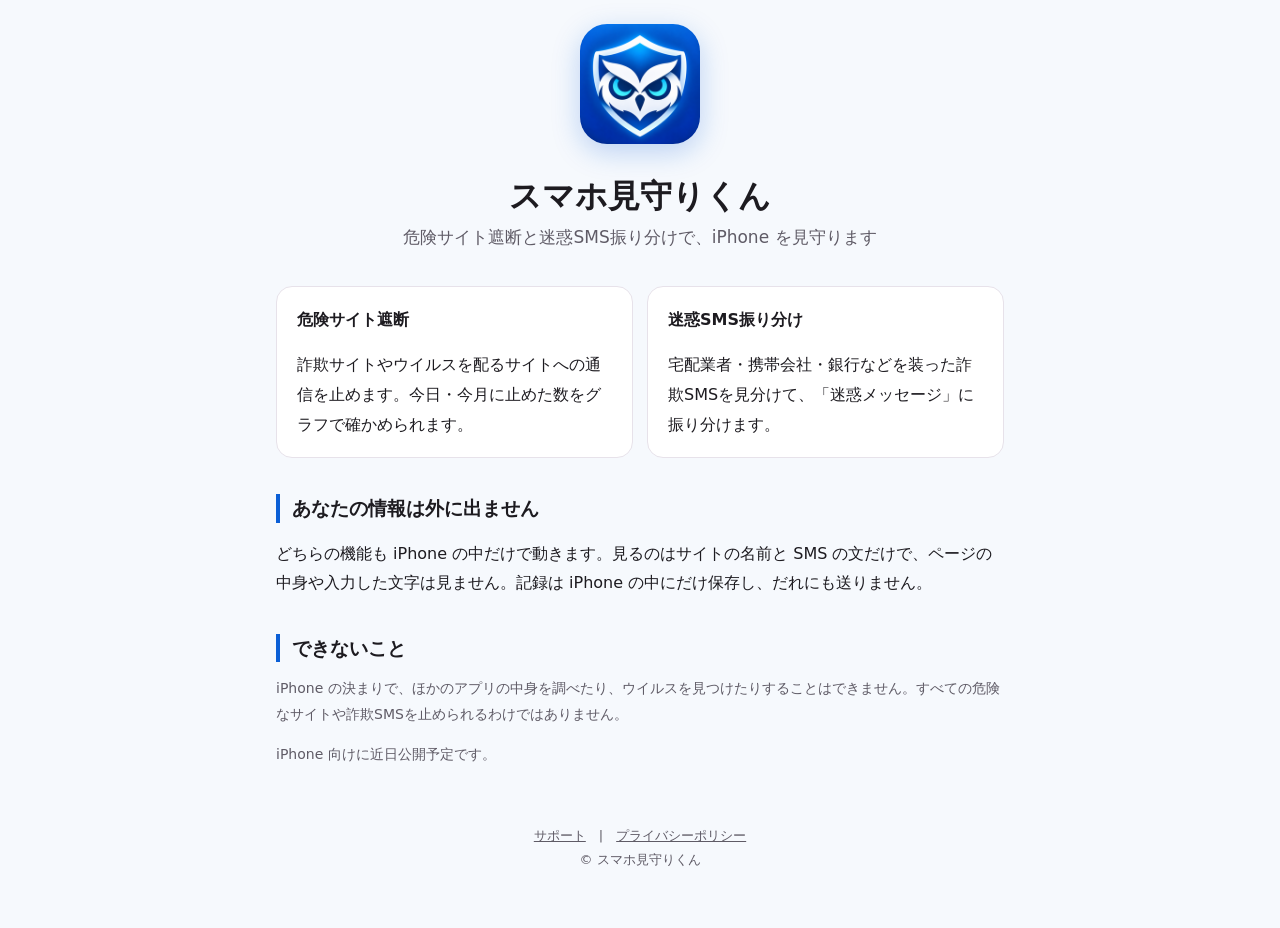
<file: index.html>
<!doctype html>
<html lang="ja">
<head>
<meta charset="utf-8">
<meta name="viewport" content="width=device-width, initial-scale=1">
<title>スマホ見守りくん</title>
<meta name="description" content="危険サイト遮断と迷惑SMS振り分けで、iPhone を見守るアプリ">
<link rel="icon" href="favicon.png">
<link rel="stylesheet" href="page.css">
</head>
<body>
<div class="wrap">
  <div class="hero">
    <img src="icon.png" alt="スマホ見守りくんのアイコン">
    <h1>スマホ見守りくん</h1>
    <p class="lead">危険サイト遮断と迷惑SMS振り分けで、iPhone を見守ります</p>
  </div>

  <div class="cards">
    <div class="box">
      <h3>危険サイト遮断</h3>
      <p>詐欺サイトやウイルスを配るサイトへの通信を止めます。今日・今月に止めた数をグラフで確かめられます。</p>
    </div>
    <div class="box">
      <h3>迷惑SMS振り分け</h3>
      <p>宅配業者・携帯会社・銀行などを装った詐欺SMSを見分けて、「迷惑メッセージ」に振り分けます。</p>
    </div>
  </div>

  <h2>あなたの情報は外に出ません</h2>
  <p>どちらの機能も iPhone の中だけで動きます。見るのはサイトの名前と SMS の文だけで、ページの中身や入力した文字は見ません。記録は iPhone の中にだけ保存し、だれにも送りません。</p>

  <h2>できないこと</h2>
  <p class="note">iPhone の決まりで、ほかのアプリの中身を調べたり、ウイルスを見つけたりすることはできません。すべての危険なサイトや詐欺SMSを止められるわけではありません。</p>

  <p class="note">iPhone 向けに近日公開予定です。</p>

  <footer><a href="support.html">サポート</a>　|　<a href="privacy.html">プライバシーポリシー</a><br>© スマホ見守りくん</footer>
</div>
</body>
</html>
</file>
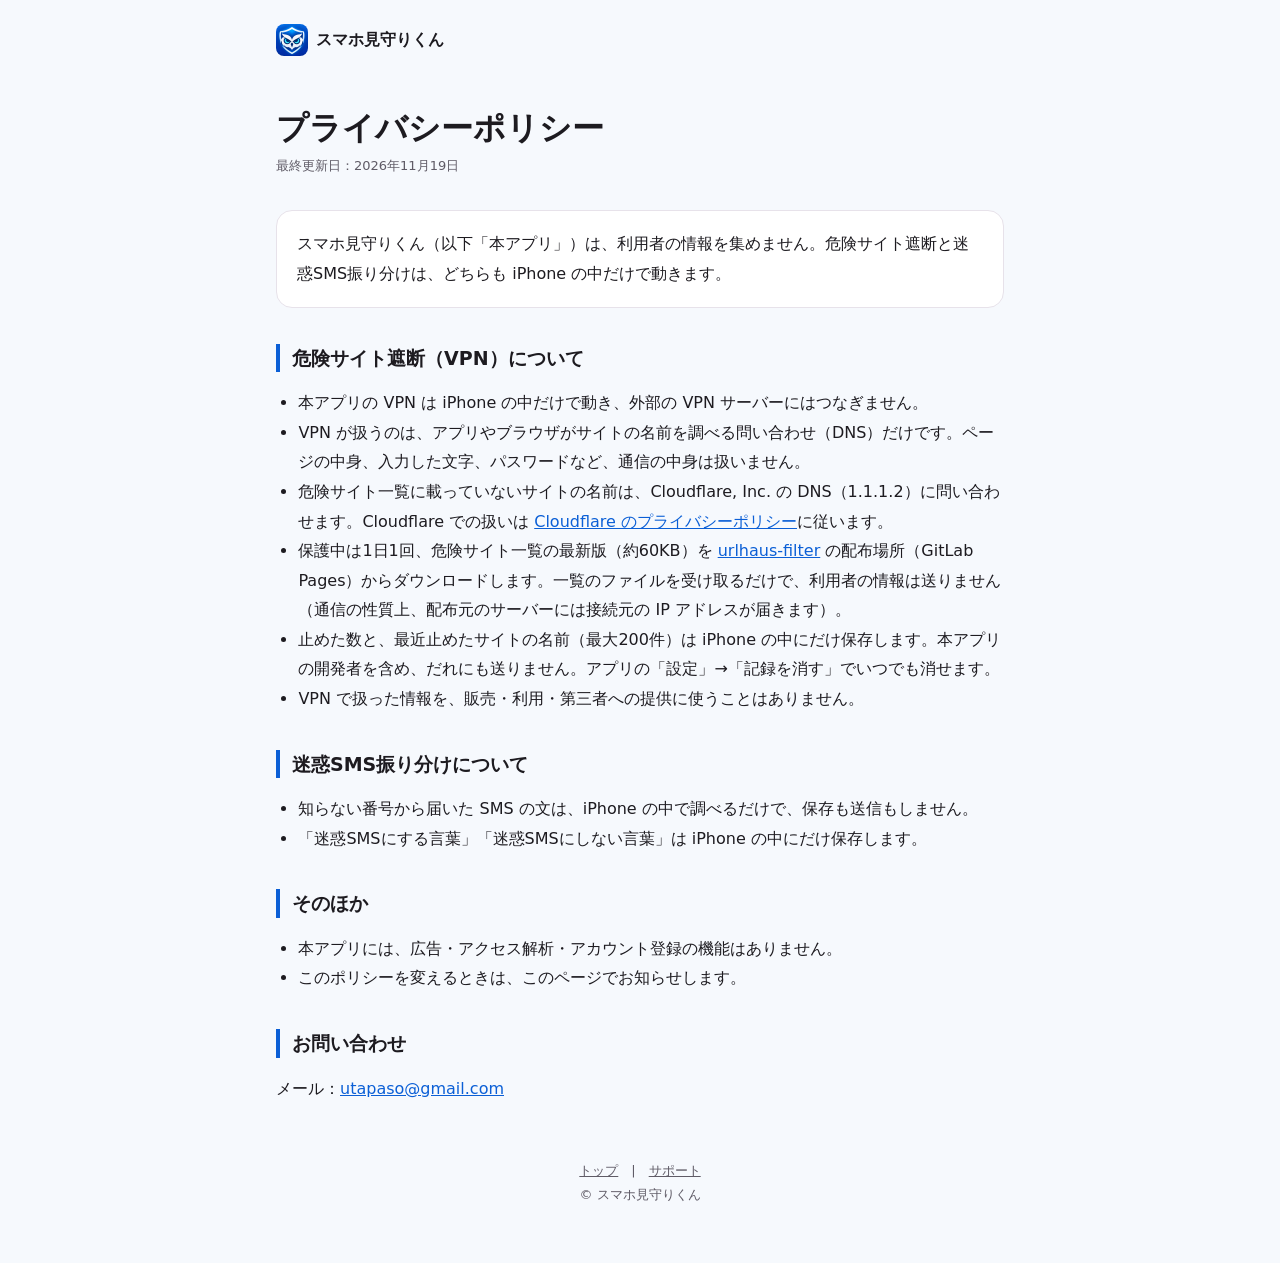
<file: privacy.html>
<!doctype html>
<html lang="ja">
<head>
<meta charset="utf-8">
<meta name="viewport" content="width=device-width, initial-scale=1">
<title>見守りくんのプライバシーポリシー</title>
<meta name="description" content="スマホ見守りくんのプライバシーポリシー">
<link rel="icon" href="favicon.png">
<link rel="stylesheet" href="page.css">
</head>
<body>
<div class="wrap">
  <div class="top"><a href="./"><img src="icon.png" alt="">スマホ見守りくん</a></div>
  <h1>プライバシーポリシー</h1>
  <p class="date">最終更新日：2026年11月19日</p>

  <div class="box">
    <p>スマホ見守りくん（以下「本アプリ」）は、利用者の情報を集めません。危険サイト遮断と迷惑SMS振り分けは、どちらも iPhone の中だけで動きます。</p>
  </div>

  <h2>危険サイト遮断（VPN）について</h2>
  <ul>
    <li>本アプリの VPN は iPhone の中だけで動き、外部の VPN サーバーにはつなぎません。</li>
    <li>VPN が扱うのは、アプリやブラウザがサイトの名前を調べる問い合わせ（DNS）だけです。ページの中身、入力した文字、パスワードなど、通信の中身は扱いません。</li>
    <li>危険サイト一覧に載っていないサイトの名前は、Cloudflare, Inc. の DNS（1.1.1.2）に問い合わせます。Cloudflare での扱いは <a href="https://www.cloudflare.com/privacypolicy/">Cloudflare のプライバシーポリシー</a>に従います。</li>
    <li>保護中は1日1回、危険サイト一覧の最新版（約60KB）を <a href="https://gitlab.com/malware-filter/urlhaus-filter">urlhaus-filter</a> の配布場所（GitLab Pages）からダウンロードします。一覧のファイルを受け取るだけで、利用者の情報は送りません（通信の性質上、配布元のサーバーには接続元の IP アドレスが届きます）。</li>
    <li>止めた数と、最近止めたサイトの名前（最大200件）は iPhone の中にだけ保存します。本アプリの開発者を含め、だれにも送りません。アプリの「設定」→「記録を消す」でいつでも消せます。</li>
    <li>VPN で扱った情報を、販売・利用・第三者への提供に使うことはありません。</li>
  </ul>

  <h2>迷惑SMS振り分けについて</h2>
  <ul>
    <li>知らない番号から届いた SMS の文は、iPhone の中で調べるだけで、保存も送信もしません。</li>
    <li>「迷惑SMSにする言葉」「迷惑SMSにしない言葉」は iPhone の中にだけ保存します。</li>
  </ul>

  <h2>そのほか</h2>
  <ul>
    <li>本アプリには、広告・アクセス解析・アカウント登録の機能はありません。</li>
    <li>このポリシーを変えるときは、このページでお知らせします。</li>
  </ul>

  <h2>お問い合わせ</h2>
  <p>メール：<a href="mailto:utapaso@gmail.com">utapaso@gmail.com</a></p>

  <footer><a href="./">トップ</a>　|　<a href="support.html">サポート</a><br>© スマホ見守りくん</footer>
</div>
</body>
</html>
</file>
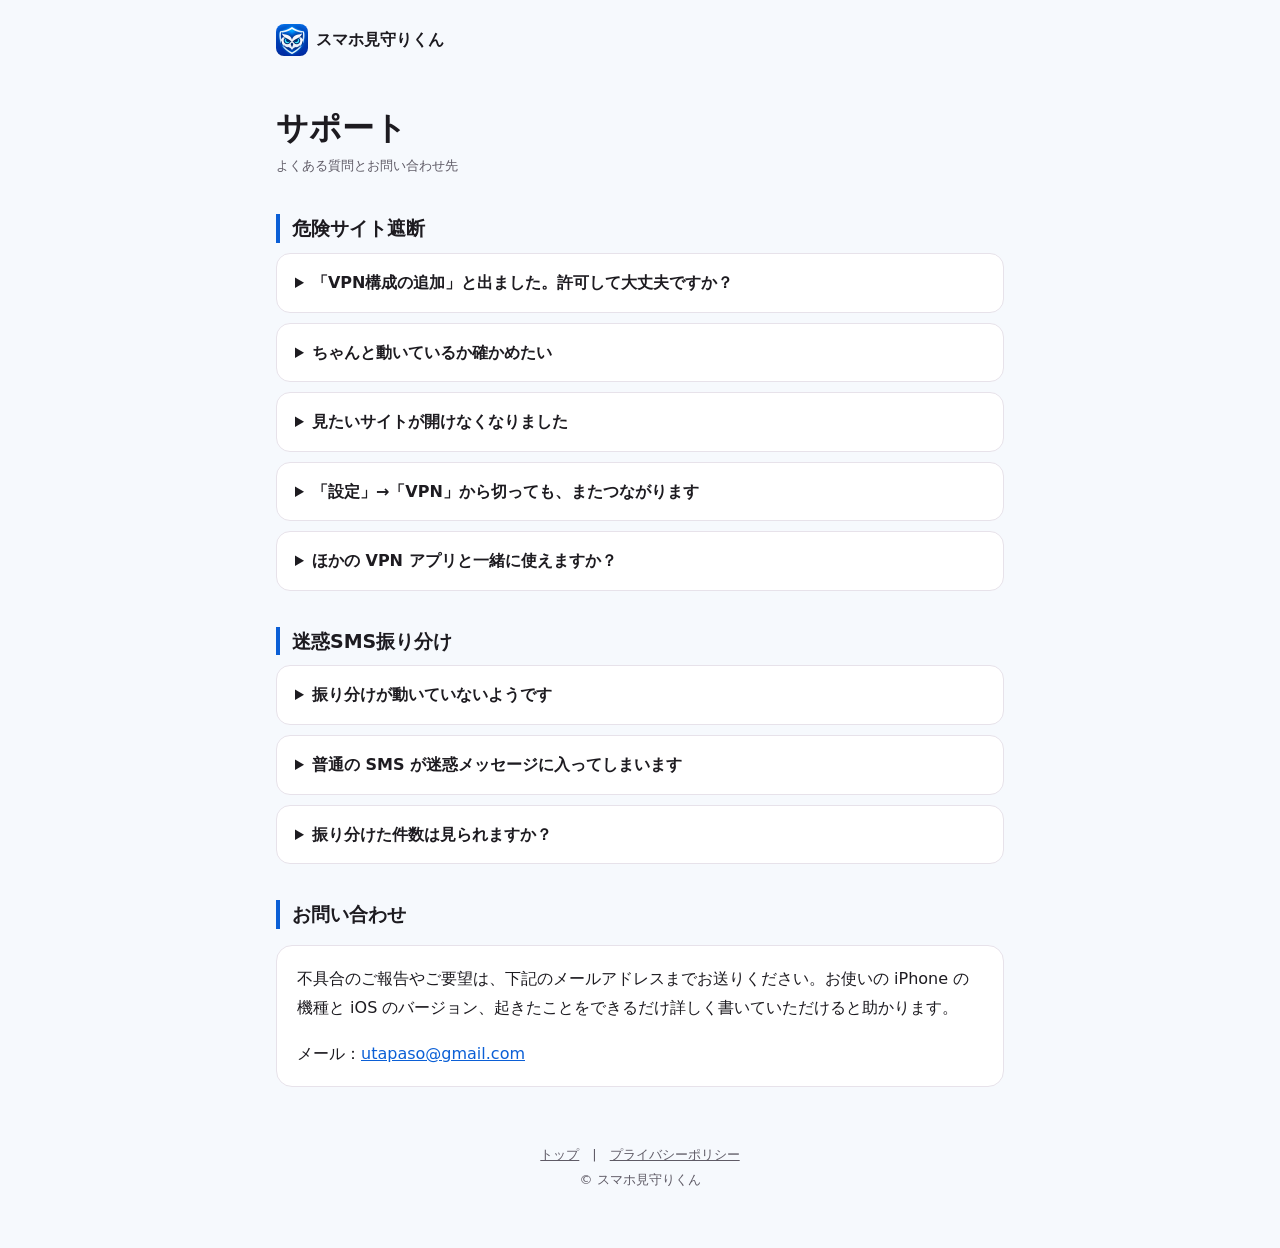
<file: support.html>
<!doctype html>
<html lang="ja">
<head>
<meta charset="utf-8">
<meta name="viewport" content="width=device-width, initial-scale=1">
<title>見守りくんサポート</title>
<meta name="description" content="スマホ見守りくんのよくある質問とお問い合わせ先">
<link rel="icon" href="favicon.png">
<link rel="stylesheet" href="page.css">
</head>
<body>
<div class="wrap">
  <div class="top"><a href="./"><img src="icon.png" alt="">スマホ見守りくん</a></div>
  <h1>サポート</h1>
  <p class="date">よくある質問とお問い合わせ先</p>

  <h2>危険サイト遮断</h2>

  <details>
    <summary>「VPN構成の追加」と出ました。許可して大丈夫ですか？</summary>
    <p>大丈夫です。見守りくんの VPN は iPhone の中だけで動き、外部のサーバーにはつなぎません。調べるのはサイトの名前だけで、ページの中身や入力した文字は見ません。</p>
  </details>

  <details>
    <summary>ちゃんと動いているか確かめたい</summary>
    <p>アプリの「危険サイト」画面で「保護中」になっていることを確かめてから、「動作テスト」を押してください。「動作テスト成功」と出れば動いています。</p>
  </details>

  <details>
    <summary>見たいサイトが開けなくなりました</summary>
    <p>「危険サイト」画面の「最近止めたサイト」でそのサイトを押し、「このサイトは止めないようにする」を選んでください。「設定」→「止めないサイト」から追加することもできます。</p>
  </details>

  <details>
    <summary>「設定」→「VPN」から切っても、またつながります</summary>
    <p>電波が切り替わったときなどに自動でつなぎ直す設定にしているためです。止めるときは、見守りくんのアプリで「保護を止める」を押してください。</p>
  </details>

  <details>
    <summary>ほかの VPN アプリと一緒に使えますか？</summary>
    <p>iPhone では VPN は同時に1つしか使えません。ほかの VPN をオンにすると、見守りくんの危険サイト遮断は止まります。</p>
  </details>

  <h2>迷惑SMS振り分け</h2>

  <details>
    <summary>振り分けが動いていないようです</summary>
    <p>iPhone の「設定」→「アプリ」→「メッセージ」で「テキストメッセージフィルタ」（古い iOS では「不明な差出人をフィルタ」をオンにしてから「SMSフィルタ」）で「見守りくん」を選んでいるか確かめてください。連絡先に入っている相手からの SMS は調べません。</p>
  </details>

  <details>
    <summary>普通の SMS が迷惑メッセージに入ってしまいます</summary>
    <p>アプリの「迷惑SMS」→「迷惑SMSにしない言葉」に、その SMS によく出てくる言葉（お店の名前など）を入れてください。</p>
  </details>

  <details>
    <summary>振り分けた件数は見られますか？</summary>
    <p>見られません。iOS の決まりで、SMS を調べる部分からは記録を残せないためです。振り分けた SMS は、メッセージアプリの「迷惑メッセージ」で見られます。</p>
  </details>

  <h2>お問い合わせ</h2>
  <div class="box">
    <p>不具合のご報告やご要望は、下記のメールアドレスまでお送りください。お使いの iPhone の機種と iOS のバージョン、起きたことをできるだけ詳しく書いていただけると助かります。</p>
    <p>メール：<a href="mailto:utapaso@gmail.com">utapaso@gmail.com</a></p>
  </div>

  <footer><a href="./">トップ</a>　|　<a href="privacy.html">プライバシーポリシー</a><br>© スマホ見守りくん</footer>
</div>
</body>
</html>
</file>
<file: page.css>
:root {
  --bg: #f6f9fd; --surface: #ffffff; --ink: #1d1b20; --muted: #5f5b66; --line: #e7e2ea;
  --primary: #0b5fd6; --primary-soft: #e3eeff;
}
@media (prefers-color-scheme: dark) {
  :root:not([data-theme="light"]) {
    --bg: #0f141c; --surface: #172030; --ink: #e8eef8; --muted: #a9b4c6; --line: #2a3446;
    --primary: #7fb2ff; --primary-soft: #14294d;
  }
}
:root[data-theme="dark"] {
  --bg: #0f141c; --surface: #172030; --ink: #e8eef8; --muted: #a9b4c6; --line: #2a3446;
  --primary: #7fb2ff; --primary-soft: #14294d;
}
* { box-sizing: border-box; }
body {
  margin: 0; background: var(--bg); color: var(--ink); line-height: 1.85;
  font-family: "Hiragino Sans", "Hiragino Kaku Gothic ProN", "Noto Sans JP", "Yu Gothic", system-ui, sans-serif;
  -webkit-font-smoothing: antialiased;
}
.wrap { max-width: 760px; margin: 0 auto; padding: 0 16px 56px; }
.top { padding: 24px 0; }
.top a { display: inline-flex; align-items: center; gap: 8px; color: var(--ink); text-decoration: none; font-weight: 800; }
.top img { width: 32px; height: 32px; border-radius: 8px; }
h1 { font-size: clamp(24px, 5vw, 32px); line-height: 1.4; margin: 16px 0 4px; }
.date { color: var(--muted); font-size: 13px; margin: 0 0 32px; }
h2 { font-size: 19px; margin: 36px 0 8px; padding-left: 12px; border-left: 4px solid var(--primary); line-height: 1.5; }
h3 { font-size: 16px; margin: 20px 0 4px; }
p, li { color: var(--ink); }
ul { padding-left: 1.4em; }
a { color: var(--primary); overflow-wrap: anywhere; }
.box { background: var(--surface); border: 1px solid var(--line); border-radius: 16px; padding: 18px 20px; margin: 16px 0; }
.box p:first-child { margin-top: 0; } .box p:last-child { margin-bottom: 0; }
details { background: var(--surface); border: 1px solid var(--line); border-radius: 14px; padding: 14px 18px; margin: 10px 0; }
summary { font-weight: 700; cursor: pointer; }
details p { margin: 10px 0 0; color: var(--muted); }
footer { text-align: center; color: var(--muted); font-size: 13px; margin-top: 56px; }
footer a { color: var(--muted); }
/* 紹介ページ */
.hero { text-align: center; padding: 24px 0 8px; }
.hero img { width: 120px; height: 120px; border-radius: 27px; box-shadow: 0 8px 28px rgba(11, 95, 214, .25); }
.hero h1 { margin-top: 20px; }
.lead { color: var(--muted); font-size: 17px; margin: 4px 0 24px; }
.cards { display: grid; gap: 14px; grid-template-columns: 1fr; }
@media (min-width: 640px) { .cards { grid-template-columns: 1fr 1fr; } }
.cards .box { margin: 0; }
.cards h3 { margin-top: 0; }
.note { color: var(--muted); font-size: 14px; }
</file>
